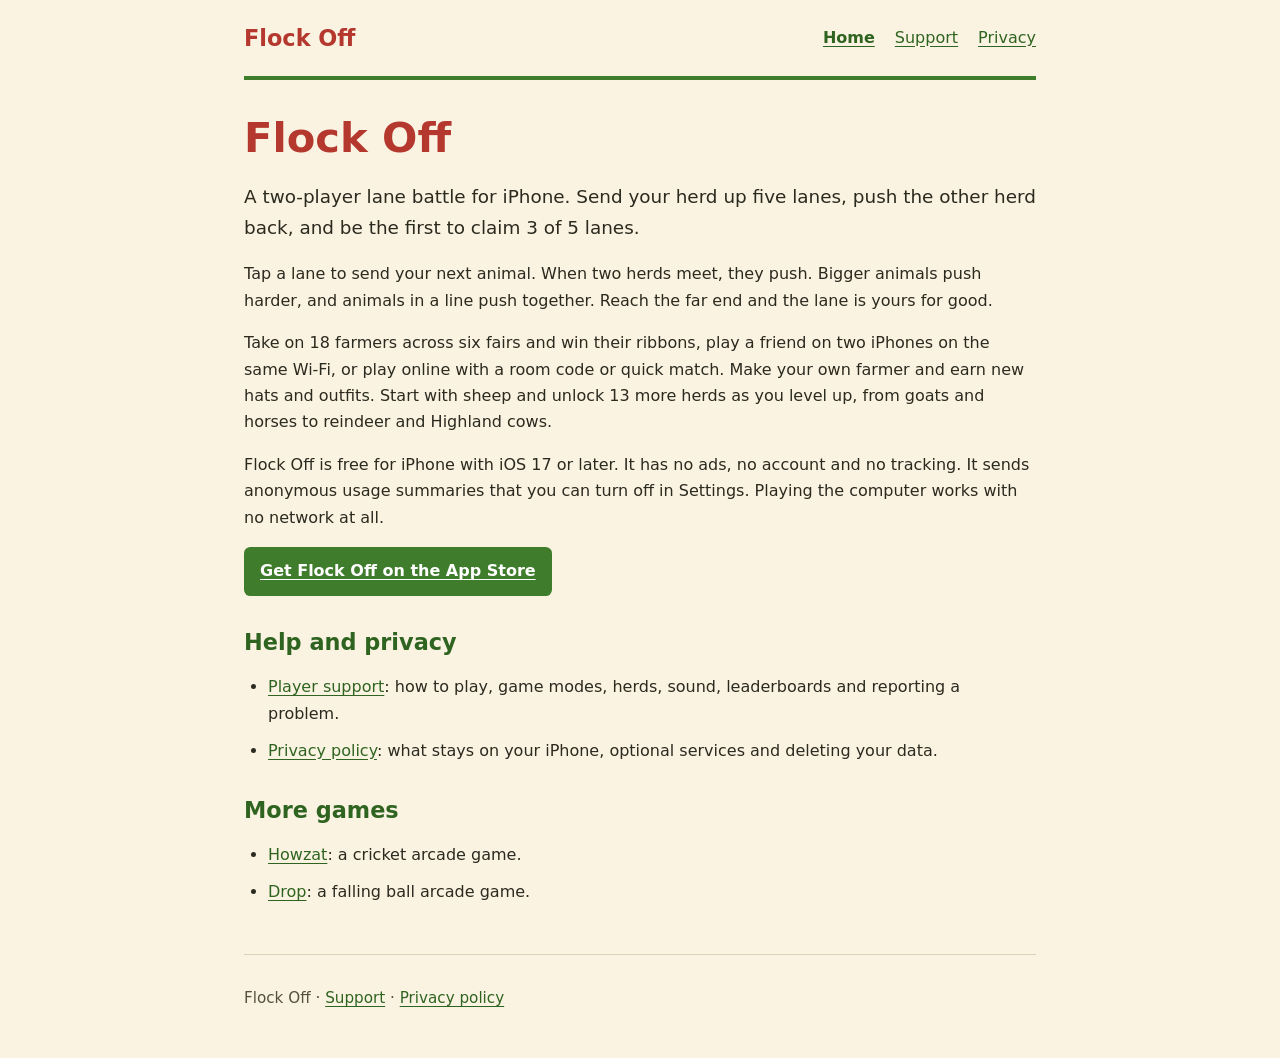
<file: index.html>
<!doctype html>
<html lang="en">
<head>
  <meta charset="utf-8">
  <meta name="viewport" content="width=device-width, initial-scale=1">
  <meta name="description" content="Player support and privacy information for Flock Off, a two-player lane battle with sheep and other farm animals for iPhone.">
  <meta name="theme-color" content="#3f7d2c">
  <title>Flock Off | Sheep Lane Battle for iPhone</title>
  <link rel="stylesheet" href="styles.css">
</head>
<body>
  <a class="skip-link" href="#main">Skip to content</a>
  <header class="site-header">
    <a class="brand" href="index.html">Flock Off</a>
    <nav aria-label="Main navigation">
      <a href="index.html" aria-current="page">Home</a>
      <a href="support.html">Support</a>
      <a href="privacy.html">Privacy</a>
    </nav>
  </header>
  <main id="main">
    <h1>Flock Off</h1>
    <p class="lead">A two-player lane battle for iPhone. Send your herd up five lanes, push the other herd back, and be the first to claim 3 of 5 lanes.</p>
    <p>Tap a lane to send your next animal. When two herds meet, they push. Bigger animals push harder, and animals in a line push together. Reach the far end and the lane is yours for good.</p>
    <p>Take on 18 farmers across six fairs and win their ribbons, play a friend on two iPhones on the same Wi-Fi, or play online with a room code or quick match. Make your own farmer and earn new hats and outfits. Start with sheep and unlock 13 more herds as you level up, from goats and horses to reindeer and Highland cows.</p>
    <p>Flock Off is free for iPhone with iOS 17 or later. It has no ads, no account and no tracking. It sends anonymous usage summaries that you can turn off in Settings. Playing the computer works with no network at all.</p>
    <p><a class="button" href="https://apps.apple.com/app/id6823988323">Get Flock Off on the App Store</a></p>
    <section aria-labelledby="help-heading">
      <h2 id="help-heading">Help and privacy</h2>
      <ul>
        <li><a href="support.html">Player support</a>: how to play, game modes, herds, sound, leaderboards and reporting a problem.</li>
        <li><a href="privacy.html">Privacy policy</a>: what stays on your iPhone, optional services and deleting your data.</li>
      </ul>
    </section>
    <section aria-labelledby="more-heading">
      <h2 id="more-heading">More games</h2>
      <ul>
        <li><a href="https://apps.apple.com/app/id6813109031">Howzat</a>: a cricket arcade game.</li>
        <li><a href="https://apps.apple.com/app/id6789235254">Drop</a>: a falling ball arcade game.</li>
      </ul>
    </section>
  </main>
  <footer class="site-footer">
    <p>Flock Off · <a href="support.html">Support</a> · <a href="privacy.html">Privacy policy</a></p>
  </footer>
</body>
</html>
</file>
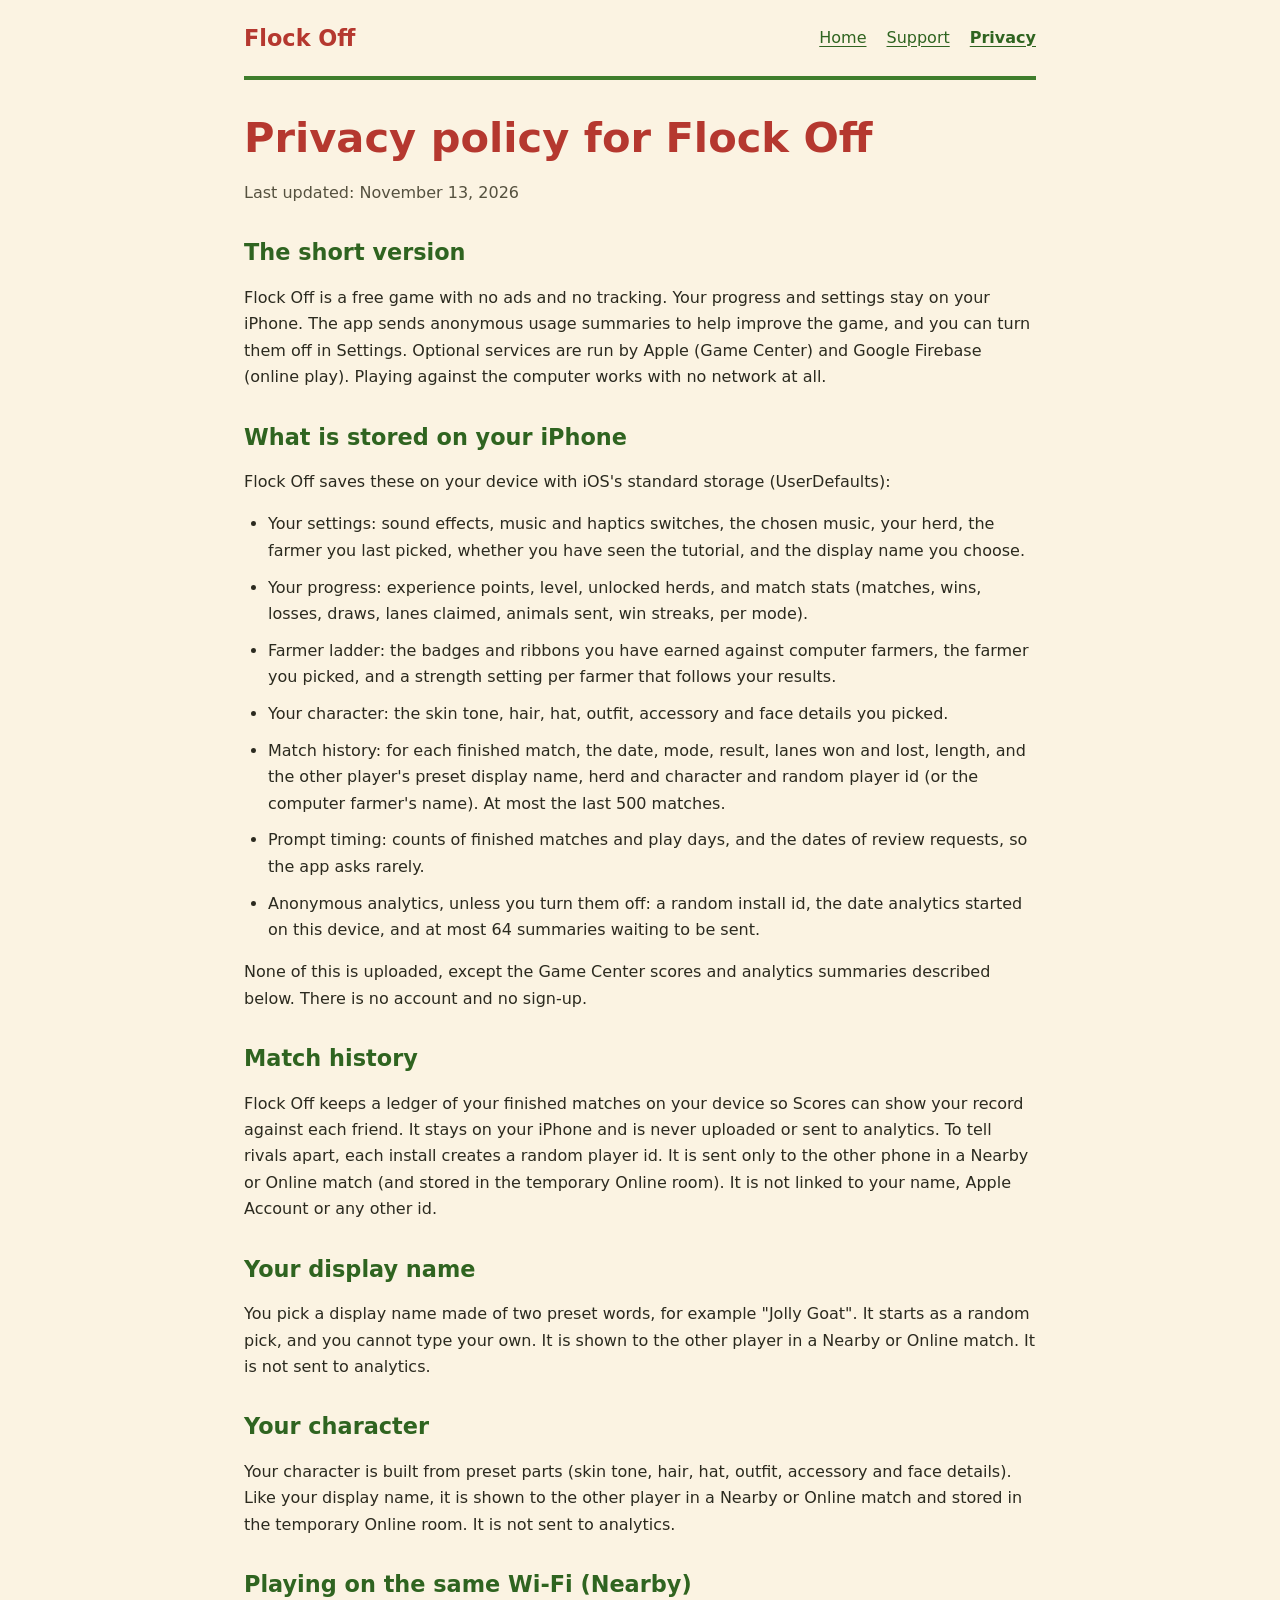
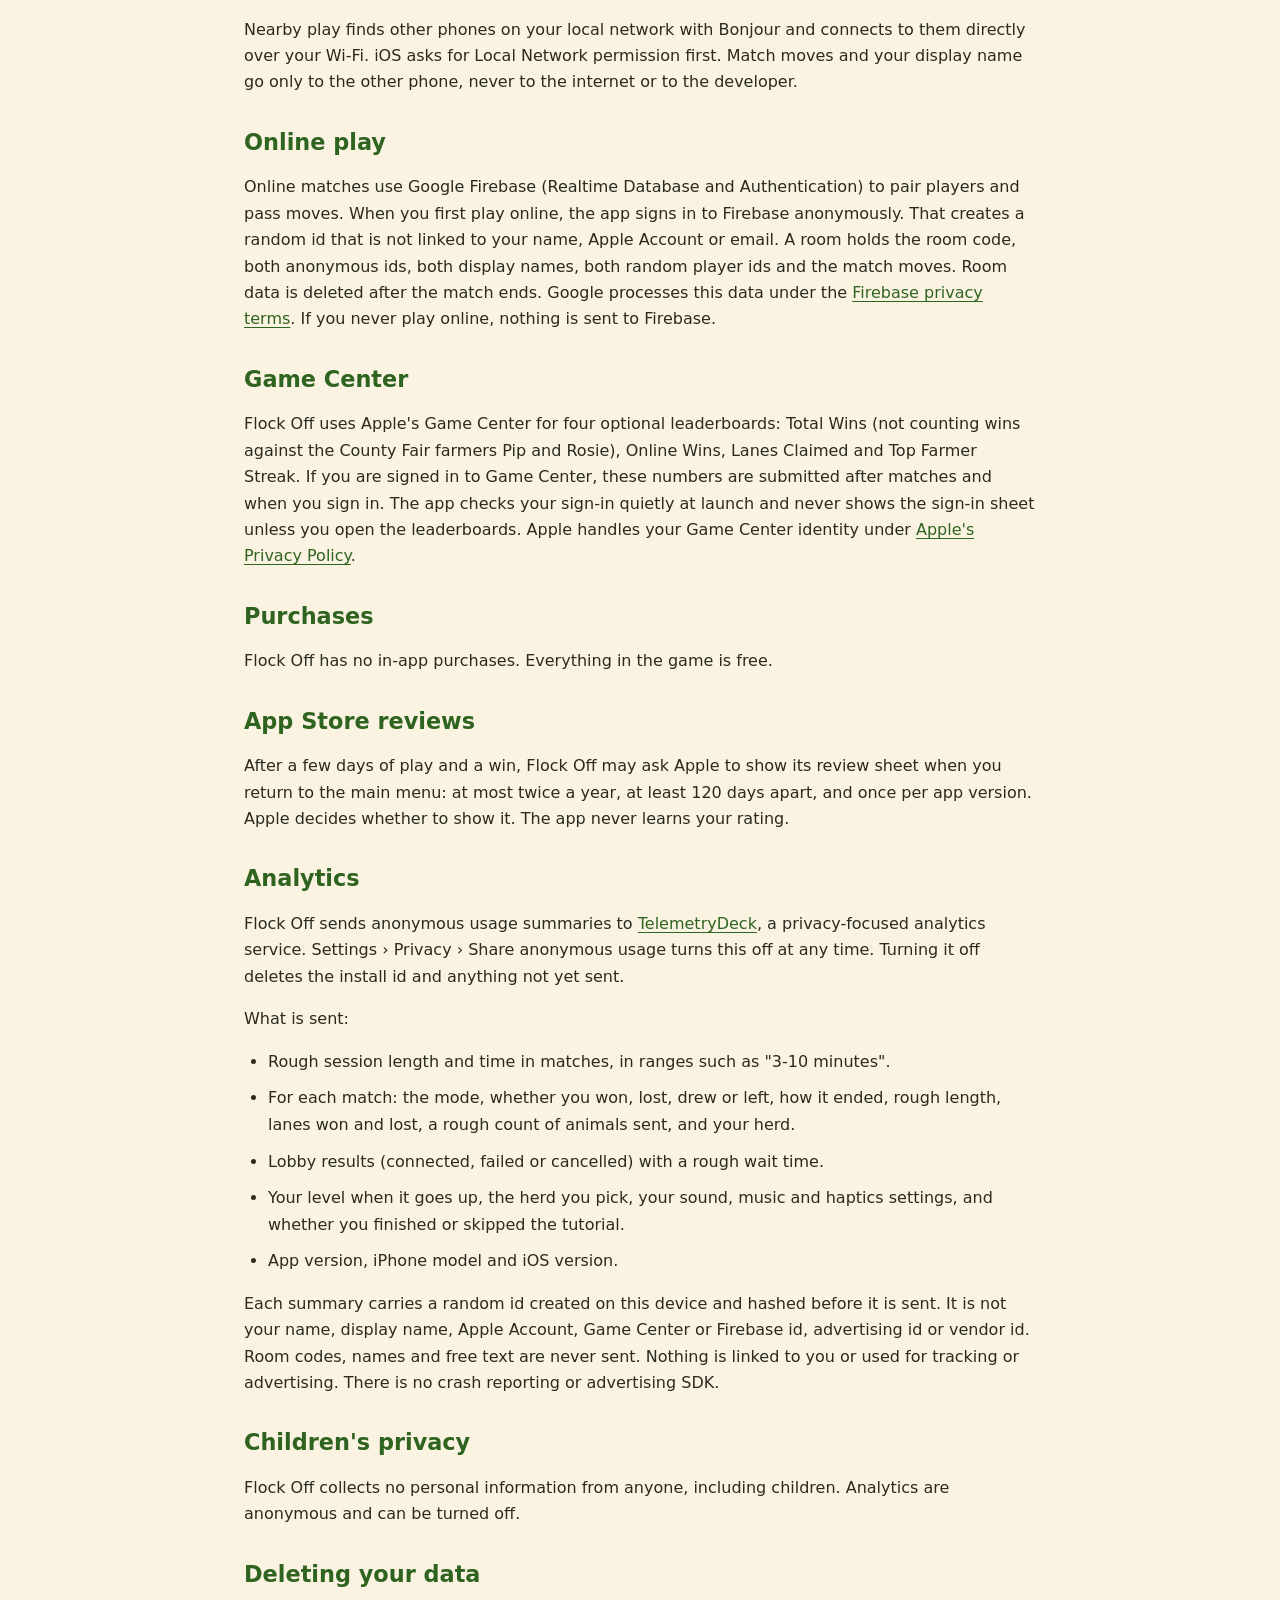
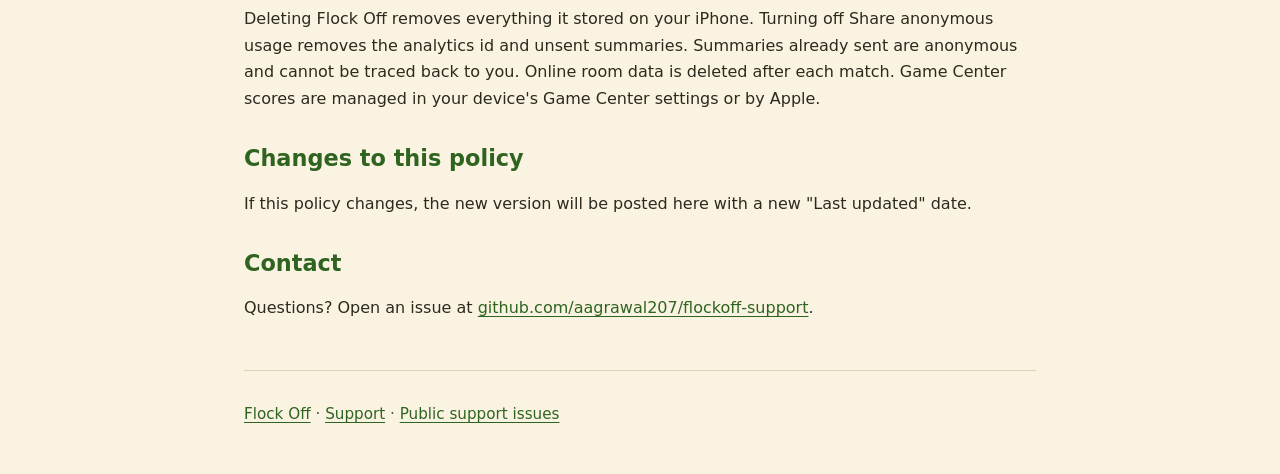
<file: privacy.html>
<!doctype html>
<html lang="en">
<head>
  <meta charset="utf-8">
  <meta name="viewport" content="width=device-width, initial-scale=1">
  <meta name="description" content="Flock Off's privacy policy: on-device storage, Nearby and Online play, optional Game Center leaderboards, anonymous usage analytics, and data deletion.">
  <meta name="theme-color" content="#3f7d2c">
  <title>Privacy policy | Flock Off</title>
  <link rel="stylesheet" href="styles.css">
</head>
<body>
  <a class="skip-link" href="#main">Skip to content</a>
  <header class="site-header">
    <a class="brand" href="index.html">Flock Off</a>
    <nav aria-label="Main navigation">
      <a href="index.html">Home</a>
      <a href="support.html">Support</a>
      <a href="privacy.html" aria-current="page">Privacy</a>
    </nav>
  </header>
  <main id="main">
    <h1>Privacy policy for Flock Off</h1>
    <p class="updated">Last updated: November 13, 2026</p>

    <section aria-labelledby="summary-heading">
      <h2 id="summary-heading">The short version</h2>
      <p>Flock Off is a free game with no ads and no tracking. Your progress and settings stay on your iPhone. The app sends anonymous usage summaries to help improve the game, and you can turn them off in Settings. Optional services are run by Apple (Game Center) and Google Firebase (online play). Playing against the computer works with no network at all.</p>
    </section>

    <section aria-labelledby="local-heading">
      <h2 id="local-heading">What is stored on your iPhone</h2>
      <p>Flock Off saves these on your device with iOS's standard storage (UserDefaults):</p>
      <ul>
        <li>Your settings: sound effects, music and haptics switches, the chosen music, your herd, the farmer you last picked, whether you have seen the tutorial, and the display name you choose.</li>
        <li>Your progress: experience points, level, unlocked herds, and match stats (matches, wins, losses, draws, lanes claimed, animals sent, win streaks, per mode).</li>
        <li>Farmer ladder: the badges and ribbons you have earned against computer farmers, the farmer you picked, and a strength setting per farmer that follows your results.</li>
        <li>Your character: the skin tone, hair, hat, outfit, accessory and face details you picked.</li>
        <li>Match history: for each finished match, the date, mode, result, lanes won and lost, length, and the other player's preset display name, herd and character and random player id (or the computer farmer's name). At most the last 500 matches.</li>
        <li>Prompt timing: counts of finished matches and play days, and the dates of review requests, so the app asks rarely.</li>
        <li>Anonymous analytics, unless you turn them off: a random install id, the date analytics started on this device, and at most 64 summaries waiting to be sent.</li>
      </ul>
      <p>None of this is uploaded, except the Game Center scores and analytics summaries described below. There is no account and no sign-up.</p>
    </section>

    <section aria-labelledby="history-heading">
      <h2 id="history-heading">Match history</h2>
      <p>Flock Off keeps a ledger of your finished matches on your device so Scores can show your record against each friend. It stays on your iPhone and is never uploaded or sent to analytics. To tell rivals apart, each install creates a random player id. It is sent only to the other phone in a Nearby or Online match (and stored in the temporary Online room). It is not linked to your name, Apple Account or any other id.</p>
    </section>

    <section aria-labelledby="name-heading">
      <h2 id="name-heading">Your display name</h2>
      <p>You pick a display name made of two preset words, for example "Jolly Goat". It starts as a random pick, and you cannot type your own. It is shown to the other player in a Nearby or Online match. It is not sent to analytics.</p>
    </section>

    <section aria-labelledby="character-heading">
      <h2 id="character-heading">Your character</h2>
      <p>Your character is built from preset parts (skin tone, hair, hat, outfit, accessory and face details). Like your display name, it is shown to the other player in a Nearby or Online match and stored in the temporary Online room. It is not sent to analytics.</p>
    </section>

    <section aria-labelledby="nearby-heading">
      <h2 id="nearby-heading">Playing on the same Wi-Fi (Nearby)</h2>
      <p>Nearby play finds other phones on your local network with Bonjour and connects to them directly over your Wi-Fi. iOS asks for Local Network permission first. Match moves and your display name go only to the other phone, never to the internet or to the developer.</p>
    </section>

    <section aria-labelledby="online-heading">
      <h2 id="online-heading">Online play</h2>
      <p>Online matches use Google Firebase (Realtime Database and Authentication) to pair players and pass moves. When you first play online, the app signs in to Firebase anonymously. That creates a random id that is not linked to your name, Apple Account or email. A room holds the room code, both anonymous ids, both display names, both random player ids and the match moves. Room data is deleted after the match ends. Google processes this data under the <a href="https://firebase.google.com/support/privacy">Firebase privacy terms</a>. If you never play online, nothing is sent to Firebase.</p>
    </section>

    <section aria-labelledby="gamecenter-heading">
      <h2 id="gamecenter-heading">Game Center</h2>
      <p>Flock Off uses Apple's Game Center for four optional leaderboards: Total Wins (not counting wins against the County Fair farmers Pip and Rosie), Online Wins, Lanes Claimed and Top Farmer Streak. If you are signed in to Game Center, these numbers are submitted after matches and when you sign in. The app checks your sign-in quietly at launch and never shows the sign-in sheet unless you open the leaderboards. Apple handles your Game Center identity under <a href="https://www.apple.com/legal/privacy/">Apple's Privacy Policy</a>.</p>
    </section>

    <section aria-labelledby="tips-heading">
      <h2 id="tips-heading">Purchases</h2>
      <p>Flock Off has no in-app purchases. Everything in the game is free.</p>
    </section>

    <section aria-labelledby="reviews-heading">
      <h2 id="reviews-heading">App Store reviews</h2>
      <p>After a few days of play and a win, Flock Off may ask Apple to show its review sheet when you return to the main menu: at most twice a year, at least 120 days apart, and once per app version. Apple decides whether to show it. The app never learns your rating.</p>
    </section>

    <section aria-labelledby="analytics-heading">
      <h2 id="analytics-heading">Analytics</h2>
      <p>Flock Off sends anonymous usage summaries to <a href="https://telemetrydeck.com/privacy/">TelemetryDeck</a>, a privacy-focused analytics service. Settings › Privacy › Share anonymous usage turns this off at any time. Turning it off deletes the install id and anything not yet sent.</p>
      <p>What is sent:</p>
      <ul>
        <li>Rough session length and time in matches, in ranges such as "3-10 minutes".</li>
        <li>For each match: the mode, whether you won, lost, drew or left, how it ended, rough length, lanes won and lost, a rough count of animals sent, and your herd.</li>
        <li>Lobby results (connected, failed or cancelled) with a rough wait time.</li>
        <li>Your level when it goes up, the herd you pick, your sound, music and haptics settings, and whether you finished or skipped the tutorial.</li>
        <li>App version, iPhone model and iOS version.</li>
      </ul>
      <p>Each summary carries a random id created on this device and hashed before it is sent. It is not your name, display name, Apple Account, Game Center or Firebase id, advertising id or vendor id. Room codes, names and free text are never sent. Nothing is linked to you or used for tracking or advertising. There is no crash reporting or advertising SDK.</p>
    </section>

    <section aria-labelledby="children-heading">
      <h2 id="children-heading">Children's privacy</h2>
      <p>Flock Off collects no personal information from anyone, including children. Analytics are anonymous and can be turned off.</p>
    </section>

    <section aria-labelledby="delete-heading">
      <h2 id="delete-heading">Deleting your data</h2>
      <p>Deleting Flock Off removes everything it stored on your iPhone. Turning off Share anonymous usage removes the analytics id and unsent summaries. Summaries already sent are anonymous and cannot be traced back to you. Online room data is deleted after each match. Game Center scores are managed in your device's Game Center settings or by Apple.</p>
    </section>

    <section aria-labelledby="changes-heading">
      <h2 id="changes-heading">Changes to this policy</h2>
      <p>If this policy changes, the new version will be posted here with a new "Last updated" date.</p>
    </section>

    <section aria-labelledby="contact-heading">
      <h2 id="contact-heading">Contact</h2>
      <p>Questions? Open an issue at <a href="https://github.com/aagrawal207/flockoff-support/issues">github.com/aagrawal207/flockoff-support</a>.</p>
    </section>
  </main>
  <footer class="site-footer">
    <p><a href="index.html">Flock Off</a> · <a href="support.html">Support</a> · <a href="https://github.com/aagrawal207/flockoff-support/issues">Public support issues</a></p>
  </footer>
</body>
</html>
</file>
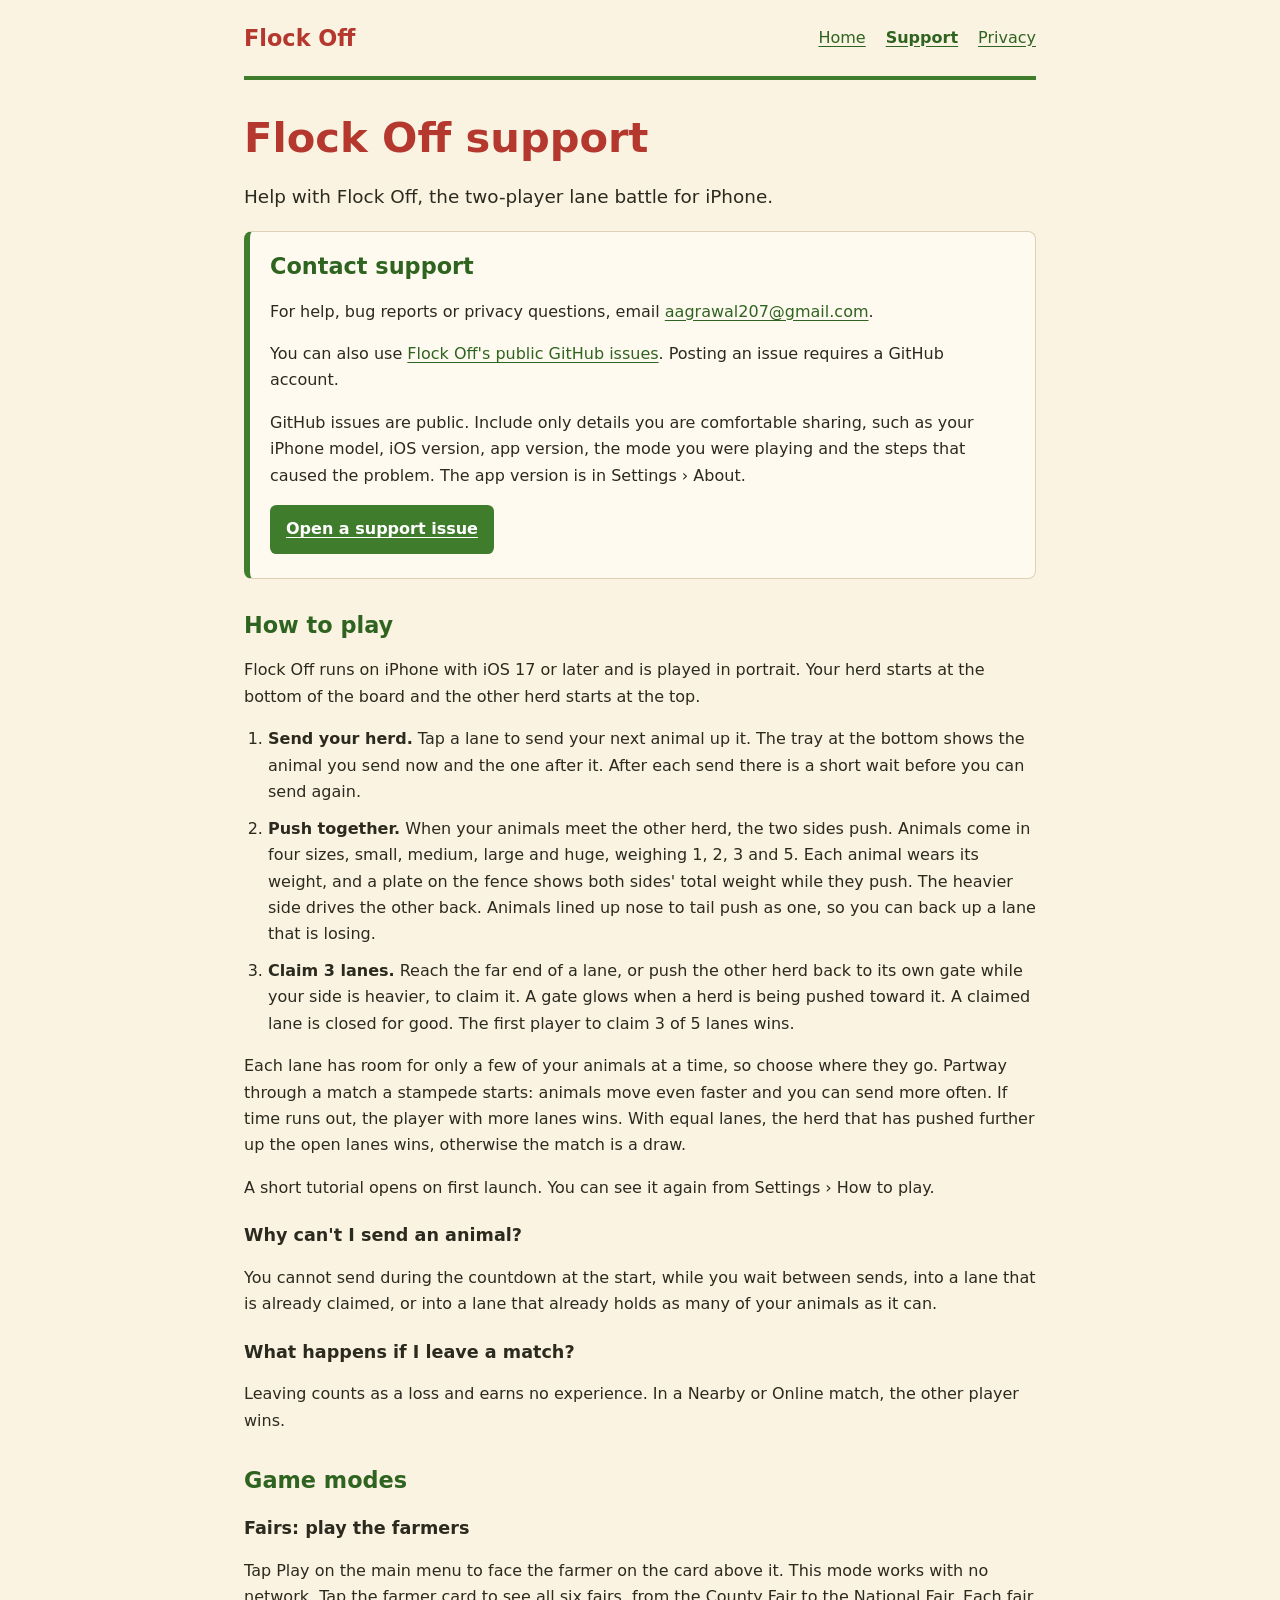
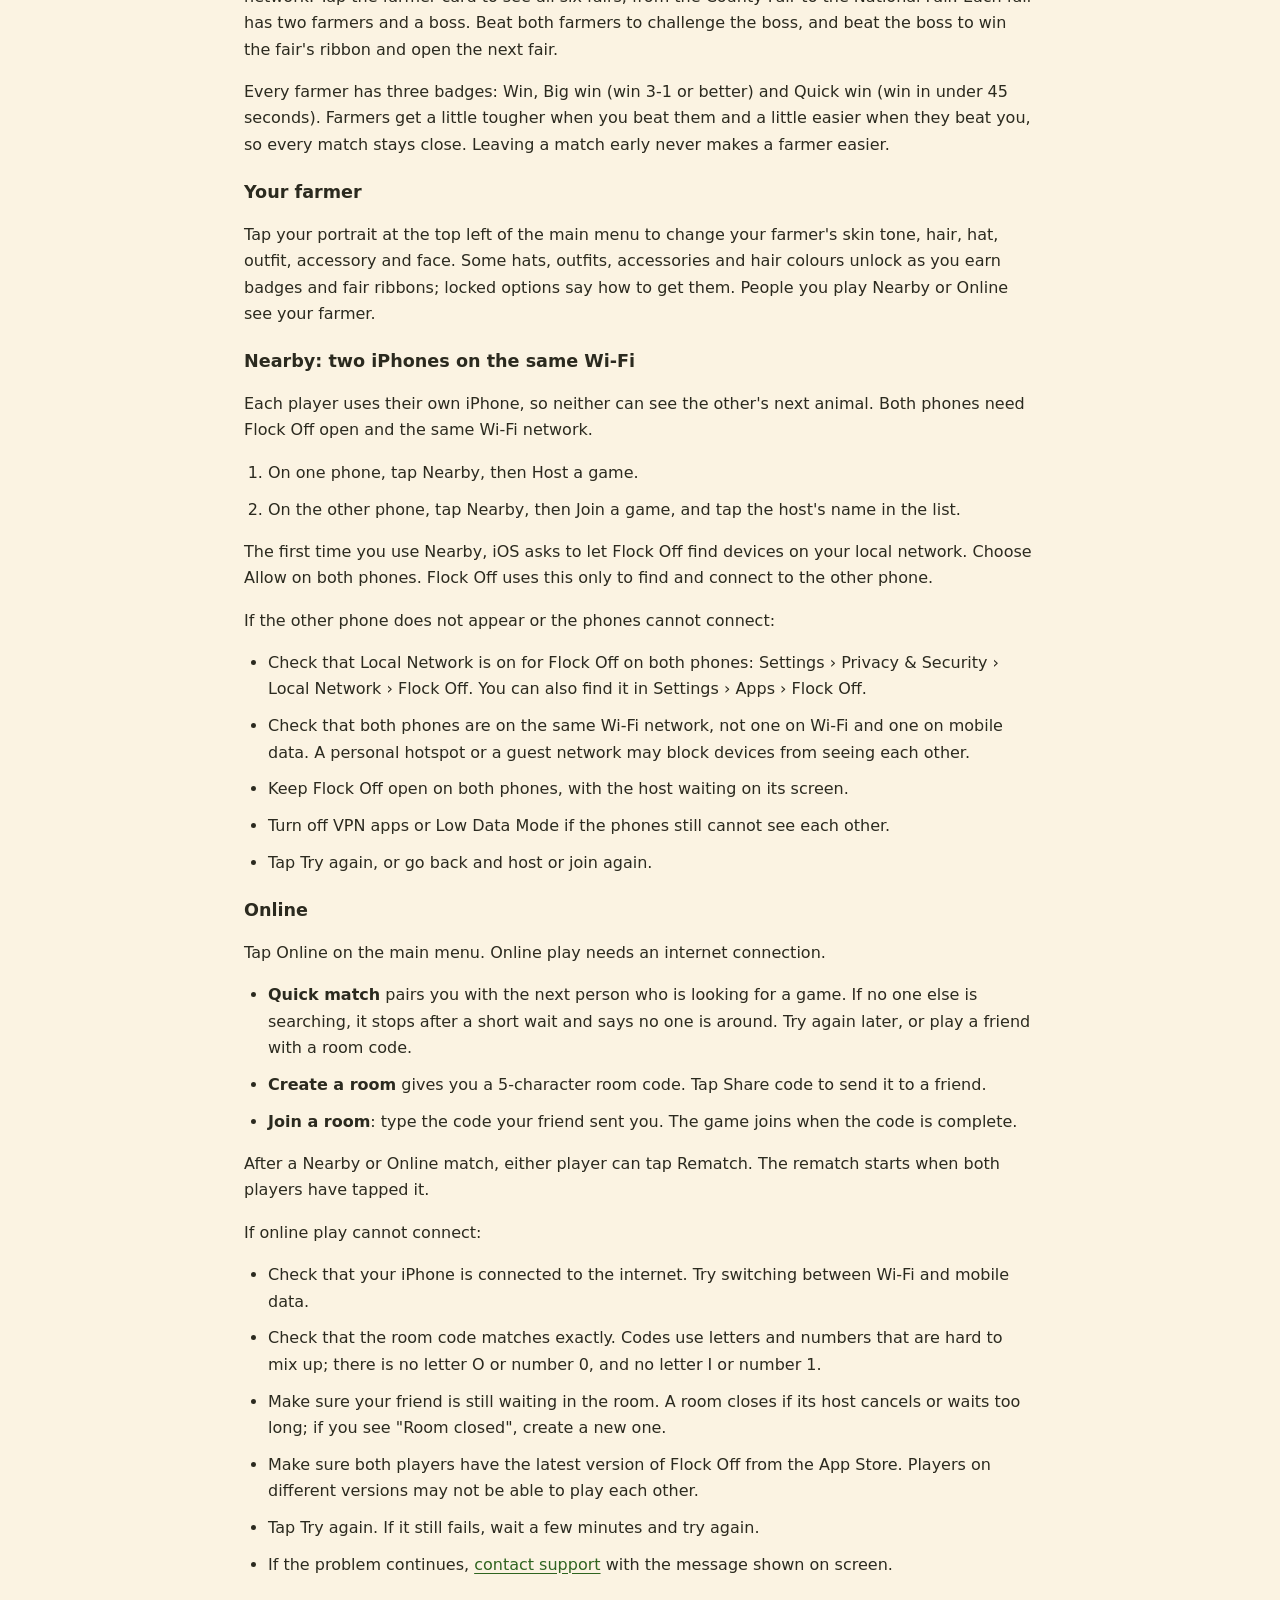
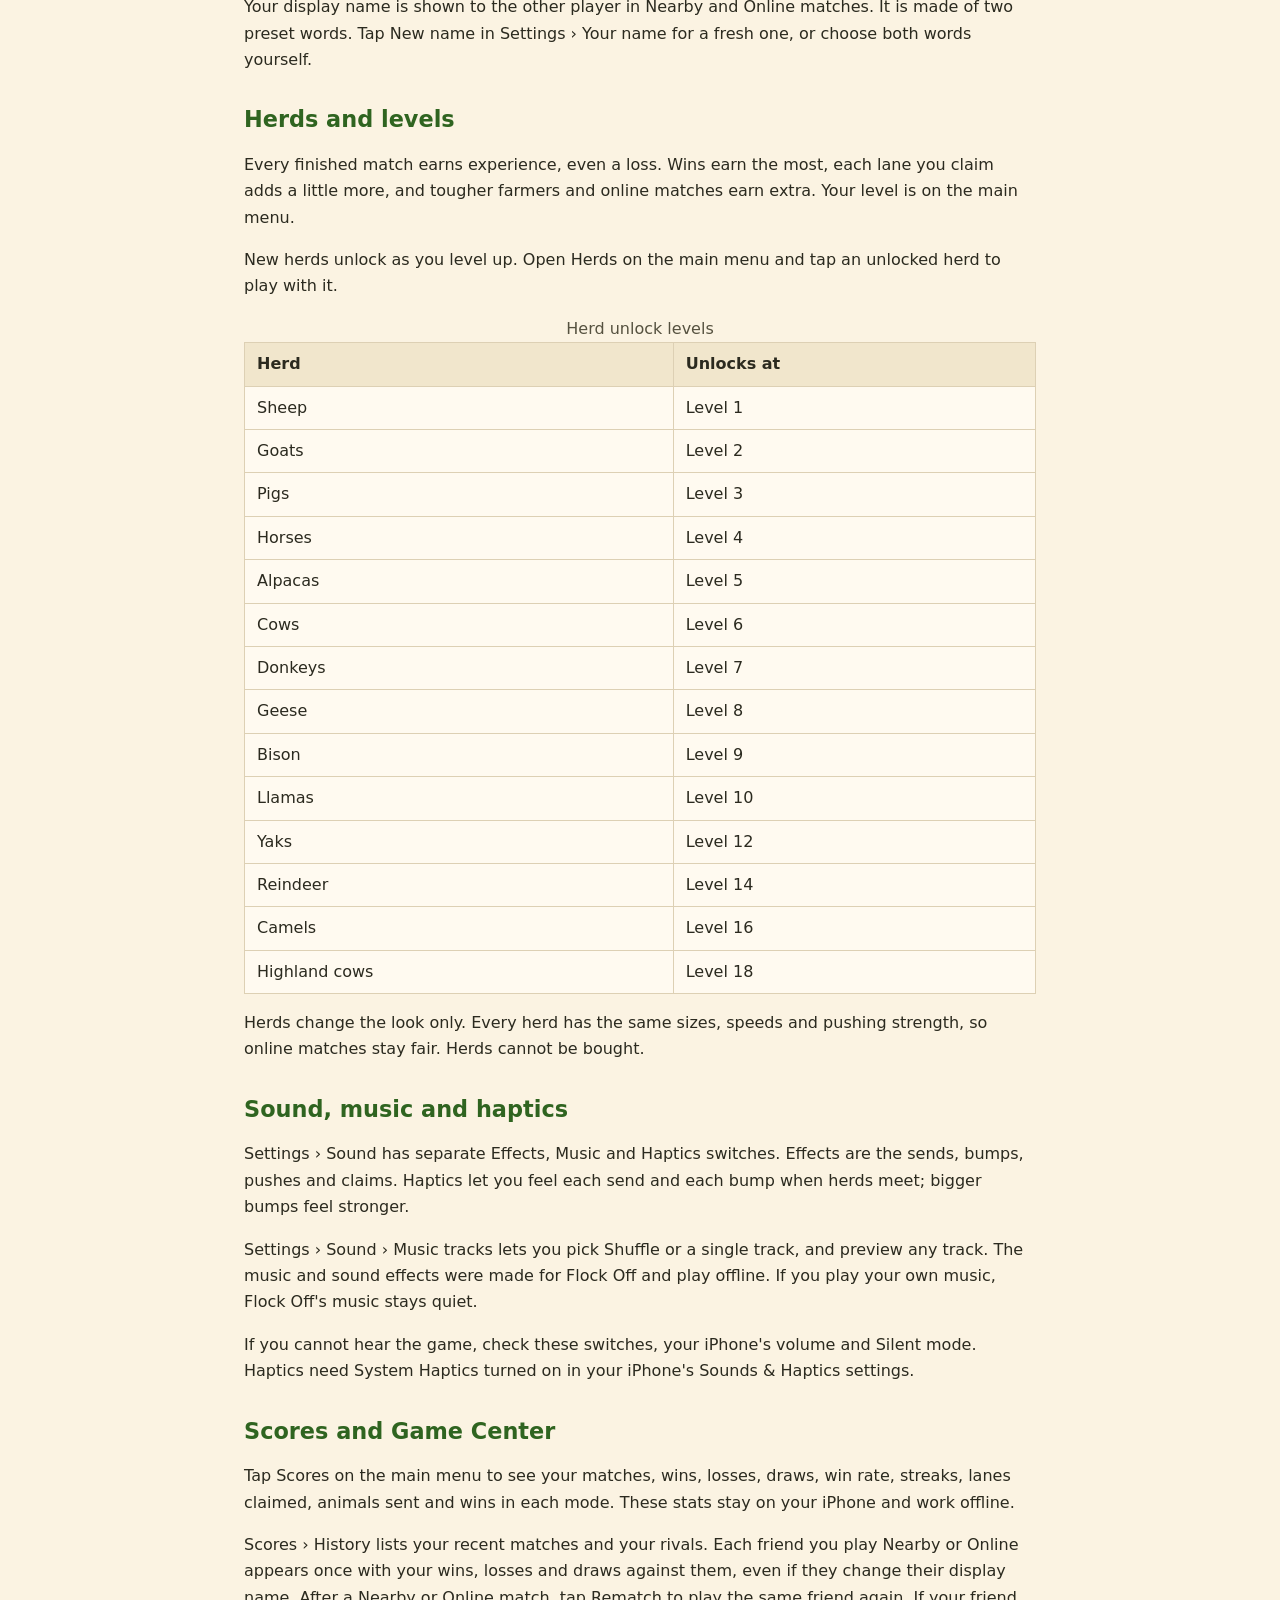
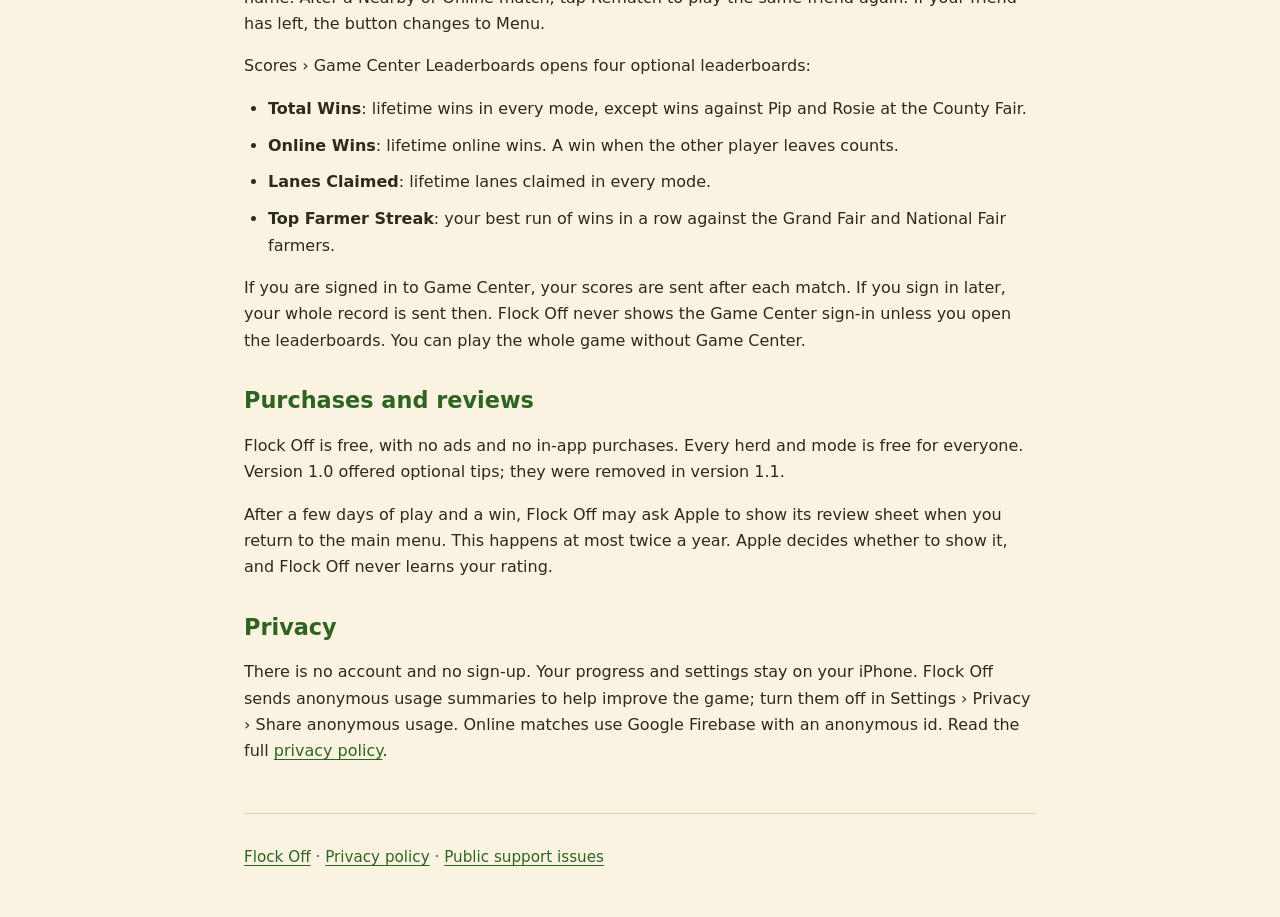
<file: support.html>
<!doctype html>
<html lang="en">
<head>
  <meta charset="utf-8">
  <meta name="viewport" content="width=device-width, initial-scale=1">
  <meta name="description" content="How to play Flock Off, take on the fairs, make your farmer, set up Nearby and Online matches, unlock herds, adjust sound and haptics, use Game Center and contact support.">
  <meta name="theme-color" content="#3f7d2c">
  <title>Support | Flock Off</title>
  <link rel="stylesheet" href="styles.css">
</head>
<body>
  <a class="skip-link" href="#main">Skip to content</a>
  <header class="site-header">
    <a class="brand" href="index.html">Flock Off</a>
    <nav aria-label="Main navigation">
      <a href="index.html">Home</a>
      <a href="support.html" aria-current="page">Support</a>
      <a href="privacy.html">Privacy</a>
    </nav>
  </header>
  <main id="main">
    <h1>Flock Off support</h1>
    <p class="lead">Help with Flock Off, the two-player lane battle for iPhone.</p>
    <section class="contact" aria-labelledby="contact-heading">
      <h2 id="contact-heading">Contact support</h2>
      <p>For help, bug reports or privacy questions, email <a href="mailto:aagrawal207@gmail.com">aagrawal207@gmail.com</a>.</p>
      <p>You can also use <a href="https://github.com/aagrawal207/flockoff-support/issues">Flock Off's public GitHub issues</a>. Posting an issue requires a GitHub account.</p>
      <p>GitHub issues are public. Include only details you are comfortable sharing, such as your iPhone model, iOS version, app version, the mode you were playing and the steps that caused the problem. The app version is in Settings › About.</p>
      <p><a class="button" href="https://github.com/aagrawal207/flockoff-support/issues/new">Open a support issue</a></p>
    </section>

    <section aria-labelledby="play-heading">
      <h2 id="play-heading">How to play</h2>
      <p>Flock Off runs on iPhone with iOS 17 or later and is played in portrait. Your herd starts at the bottom of the board and the other herd starts at the top.</p>
      <ol>
        <li><strong>Send your herd.</strong> Tap a lane to send your next animal up it. The tray at the bottom shows the animal you send now and the one after it. After each send there is a short wait before you can send again.</li>
        <li><strong>Push together.</strong> When your animals meet the other herd, the two sides push. Animals come in four sizes, small, medium, large and huge, weighing 1, 2, 3 and 5. Each animal wears its weight, and a plate on the fence shows both sides' total weight while they push. The heavier side drives the other back. Animals lined up nose to tail push as one, so you can back up a lane that is losing.</li>
        <li><strong>Claim 3 lanes.</strong> Reach the far end of a lane, or push the other herd back to its own gate while your side is heavier, to claim it. A gate glows when a herd is being pushed toward it. A claimed lane is closed for good. The first player to claim 3 of 5 lanes wins.</li>
      </ol>
      <p>Each lane has room for only a few of your animals at a time, so choose where they go. Partway through a match a stampede starts: animals move even faster and you can send more often. If time runs out, the player with more lanes wins. With equal lanes, the herd that has pushed further up the open lanes wins, otherwise the match is a draw.</p>
      <p>A short tutorial opens on first launch. You can see it again from Settings › How to play.</p>
      <h3>Why can't I send an animal?</h3>
      <p>You cannot send during the countdown at the start, while you wait between sends, into a lane that is already claimed, or into a lane that already holds as many of your animals as it can.</p>
      <h3>What happens if I leave a match?</h3>
      <p>Leaving counts as a loss and earns no experience. In a Nearby or Online match, the other player wins.</p>
    </section>

    <section aria-labelledby="modes-heading">
      <h2 id="modes-heading">Game modes</h2>
      <h3>Fairs: play the farmers</h3>
      <p>Tap Play on the main menu to face the farmer on the card above it. This mode works with no network. Tap the farmer card to see all six fairs, from the County Fair to the National Fair. Each fair has two farmers and a boss. Beat both farmers to challenge the boss, and beat the boss to win the fair's ribbon and open the next fair.</p>
      <p>Every farmer has three badges: Win, Big win (win 3-1 or better) and Quick win (win in under 45 seconds). Farmers get a little tougher when you beat them and a little easier when they beat you, so every match stays close. Leaving a match early never makes a farmer easier.</p>

      <h3>Your farmer</h3>
      <p>Tap your portrait at the top left of the main menu to change your farmer's skin tone, hair, hat, outfit, accessory and face. Some hats, outfits, accessories and hair colours unlock as you earn badges and fair ribbons; locked options say how to get them. People you play Nearby or Online see your farmer.</p>

      <h3>Nearby: two iPhones on the same Wi-Fi</h3>
      <p>Each player uses their own iPhone, so neither can see the other's next animal. Both phones need Flock Off open and the same Wi-Fi network.</p>
      <ol>
        <li>On one phone, tap Nearby, then Host a game.</li>
        <li>On the other phone, tap Nearby, then Join a game, and tap the host's name in the list.</li>
      </ol>
      <p>The first time you use Nearby, iOS asks to let Flock Off find devices on your local network. Choose Allow on both phones. Flock Off uses this only to find and connect to the other phone.</p>
      <p>If the other phone does not appear or the phones cannot connect:</p>
      <ul>
        <li>Check that Local Network is on for Flock Off on both phones: Settings › Privacy &amp; Security › Local Network › Flock Off. You can also find it in Settings › Apps › Flock Off.</li>
        <li>Check that both phones are on the same Wi-Fi network, not one on Wi-Fi and one on mobile data. A personal hotspot or a guest network may block devices from seeing each other.</li>
        <li>Keep Flock Off open on both phones, with the host waiting on its screen.</li>
        <li>Turn off VPN apps or Low Data Mode if the phones still cannot see each other.</li>
        <li>Tap Try again, or go back and host or join again.</li>
      </ul>

      <h3>Online</h3>
      <p>Tap Online on the main menu. Online play needs an internet connection.</p>
      <ul>
        <li><strong>Quick match</strong> pairs you with the next person who is looking for a game. If no one else is searching, it stops after a short wait and says no one is around. Try again later, or play a friend with a room code.</li>
        <li><strong>Create a room</strong> gives you a 5-character room code. Tap Share code to send it to a friend.</li>
        <li><strong>Join a room</strong>: type the code your friend sent you. The game joins when the code is complete.</li>
      </ul>
      <p>After a Nearby or Online match, either player can tap Rematch. The rematch starts when both players have tapped it.</p>
      <p>If online play cannot connect:</p>
      <ul>
        <li>Check that your iPhone is connected to the internet. Try switching between Wi-Fi and mobile data.</li>
        <li>Check that the room code matches exactly. Codes use letters and numbers that are hard to mix up; there is no letter O or number 0, and no letter I or number 1.</li>
        <li>Make sure your friend is still waiting in the room. A room closes if its host cancels or waits too long; if you see "Room closed", create a new one.</li>
        <li>Make sure both players have the latest version of Flock Off from the App Store. Players on different versions may not be able to play each other.</li>
        <li>Tap Try again. If it still fails, wait a few minutes and try again.</li>
        <li>If the problem continues, <a href="#contact-heading">contact support</a> with the message shown on screen.</li>
      </ul>
      <p>Your display name is shown to the other player in Nearby and Online matches. It is made of two preset words. Tap New name in Settings › Your name for a fresh one, or choose both words yourself.</p>
    </section>

    <section aria-labelledby="herds-heading">
      <h2 id="herds-heading">Herds and levels</h2>
      <p>Every finished match earns experience, even a loss. Wins earn the most, each lane you claim adds a little more, and tougher farmers and online matches earn extra. Your level is on the main menu.</p>
      <p>New herds unlock as you level up. Open Herds on the main menu and tap an unlocked herd to play with it.</p>
      <table>
        <caption class="updated">Herd unlock levels</caption>
        <thead>
          <tr><th scope="col">Herd</th><th scope="col">Unlocks at</th></tr>
        </thead>
        <tbody>
          <tr><td>Sheep</td><td>Level 1</td></tr>
          <tr><td>Goats</td><td>Level 2</td></tr>
          <tr><td>Pigs</td><td>Level 3</td></tr>
          <tr><td>Horses</td><td>Level 4</td></tr>
          <tr><td>Alpacas</td><td>Level 5</td></tr>
          <tr><td>Cows</td><td>Level 6</td></tr>
          <tr><td>Donkeys</td><td>Level 7</td></tr>
          <tr><td>Geese</td><td>Level 8</td></tr>
          <tr><td>Bison</td><td>Level 9</td></tr>
          <tr><td>Llamas</td><td>Level 10</td></tr>
          <tr><td>Yaks</td><td>Level 12</td></tr>
          <tr><td>Reindeer</td><td>Level 14</td></tr>
          <tr><td>Camels</td><td>Level 16</td></tr>
          <tr><td>Highland cows</td><td>Level 18</td></tr>
        </tbody>
      </table>
      <p>Herds change the look only. Every herd has the same sizes, speeds and pushing strength, so online matches stay fair. Herds cannot be bought.</p>
    </section>

    <section aria-labelledby="sound-heading">
      <h2 id="sound-heading">Sound, music and haptics</h2>
      <p>Settings › Sound has separate Effects, Music and Haptics switches. Effects are the sends, bumps, pushes and claims. Haptics let you feel each send and each bump when herds meet; bigger bumps feel stronger.</p>
      <p>Settings › Sound › Music tracks lets you pick Shuffle or a single track, and preview any track. The music and sound effects were made for Flock Off and play offline. If you play your own music, Flock Off's music stays quiet.</p>
      <p>If you cannot hear the game, check these switches, your iPhone's volume and Silent mode. Haptics need System Haptics turned on in your iPhone's Sounds &amp; Haptics settings.</p>
    </section>

    <section aria-labelledby="scores-heading">
      <h2 id="scores-heading">Scores and Game Center</h2>
      <p>Tap Scores on the main menu to see your matches, wins, losses, draws, win rate, streaks, lanes claimed, animals sent and wins in each mode. These stats stay on your iPhone and work offline.</p>
      <p>Scores › History lists your recent matches and your rivals. Each friend you play Nearby or Online appears once with your wins, losses and draws against them, even if they change their display name. After a Nearby or Online match, tap Rematch to play the same friend again. If your friend has left, the button changes to Menu.</p>
      <p>Scores › Game Center Leaderboards opens four optional leaderboards:</p>
      <ul>
        <li><strong>Total Wins</strong>: lifetime wins in every mode, except wins against Pip and Rosie at the County Fair.</li>
        <li><strong>Online Wins</strong>: lifetime online wins. A win when the other player leaves counts.</li>
        <li><strong>Lanes Claimed</strong>: lifetime lanes claimed in every mode.</li>
        <li><strong>Top Farmer Streak</strong>: your best run of wins in a row against the Grand Fair and National Fair farmers.</li>
      </ul>
      <p>If you are signed in to Game Center, your scores are sent after each match. If you sign in later, your whole record is sent then. Flock Off never shows the Game Center sign-in unless you open the leaderboards. You can play the whole game without Game Center.</p>
    </section>

    <section aria-labelledby="tips-heading">
      <h2 id="tips-heading">Purchases and reviews</h2>
      <p>Flock Off is free, with no ads and no in-app purchases. Every herd and mode is free for everyone. Version 1.0 offered optional tips; they were removed in version 1.1.</p>
      <p>After a few days of play and a win, Flock Off may ask Apple to show its review sheet when you return to the main menu. This happens at most twice a year. Apple decides whether to show it, and Flock Off never learns your rating.</p>
    </section>

    <section aria-labelledby="privacy-heading">
      <h2 id="privacy-heading">Privacy</h2>
      <p>There is no account and no sign-up. Your progress and settings stay on your iPhone. Flock Off sends anonymous usage summaries to help improve the game; turn them off in Settings › Privacy › Share anonymous usage. Online matches use Google Firebase with an anonymous id. Read the full <a href="privacy.html">privacy policy</a>.</p>
    </section>
  </main>
  <footer class="site-footer">
    <p><a href="index.html">Flock Off</a> · <a href="privacy.html">Privacy policy</a> · <a href="https://github.com/aagrawal207/flockoff-support/issues">Public support issues</a></p>
  </footer>
</body>
</html>
</file>
<file: styles.css>
:root {
  color-scheme: light;
  font-family: system-ui, -apple-system, BlinkMacSystemFont, "Segoe UI", sans-serif;
  color: #2b2a1f;
  background: #fbf3e2;
  line-height: 1.65;
  -webkit-text-size-adjust: 100%;
  --grass: #3f7d2c;
  --grass-ink: #2f6420;
  --barn: #b5382f;
  --cream: #fbf3e2;
  --card: #fffaf0;
  --rule: #ddd0b4;
  --muted: #55513f;
}

* {
  box-sizing: border-box;
}

body {
  max-width: 52rem;
  margin: 0 auto;
  padding: 0 1.25rem;
  overflow-wrap: break-word;
}

a {
  color: var(--grass-ink);
  text-underline-offset: 0.18em;
}

a:hover {
  text-decoration-thickness: 0.15em;
}

a:focus-visible {
  outline: 3px solid var(--barn);
  outline-offset: 4px;
}

.skip-link {
  position: absolute;
  top: 0.5rem;
  left: 1rem;
  padding: 0.75rem;
  background: #fff;
  transform: translateY(-200%);
}

.skip-link:focus {
  transform: translateY(0);
}

.site-header {
  display: flex;
  flex-wrap: wrap;
  align-items: center;
  justify-content: space-between;
  gap: 0.5rem 1.5rem;
  padding: 1rem 0;
  border-bottom: 4px solid var(--grass);
}

.brand {
  font-size: 1.4rem;
  font-weight: 800;
  color: var(--barn);
  text-decoration: none;
}

nav {
  display: flex;
  flex-wrap: wrap;
  gap: 0.25rem 1.25rem;
}

.site-header a {
  display: inline-flex;
  align-items: center;
  min-height: 2.75rem;
}

nav [aria-current="page"] {
  font-weight: 700;
}

main {
  padding: 1.5rem 0 2rem;
}

h1, h2, h3 {
  line-height: 1.25;
}

h1 {
  font-size: clamp(2rem, 6vw, 2.6rem);
  margin: 0.5rem 0 1rem;
  color: var(--barn);
}

h2 {
  font-size: 1.4rem;
  margin-top: 2rem;
  color: var(--grass-ink);
}

h3 {
  font-size: 1.1rem;
  margin-top: 1.5rem;
}

.lead {
  font-size: 1.15rem;
}

li + li {
  margin-top: 0.65rem;
}

ul, ol {
  padding-left: 1.5rem;
}

.contact {
  padding: 0.25rem 1.25rem 0.5rem;
  border: 1px solid var(--rule);
  border-left: 6px solid var(--grass);
  border-radius: 0.5rem;
  background: var(--card);
}

.contact h2 {
  margin-top: 1rem;
}

.button {
  display: inline-block;
  padding: 0.7rem 1rem;
  border-radius: 0.4rem;
  background: var(--grass);
  color: #fff;
  font-weight: 650;
}

.button:hover {
  background: var(--grass-ink);
}

table {
  width: 100%;
  border-collapse: collapse;
  background: var(--card);
}

th, td {
  padding: 0.5rem 0.75rem;
  border: 1px solid var(--rule);
  text-align: left;
}

th {
  background: #f1e6cc;
}

.updated, .site-footer {
  color: var(--muted);
}

.site-footer {
  padding: 1rem 0 2rem;
  border-top: 1px solid var(--rule);
  font-size: 0.95rem;
}

@media (prefers-reduced-motion: no-preference) {
  .skip-link {
    transition: transform 0.15s ease-out;
  }
}
</file>
